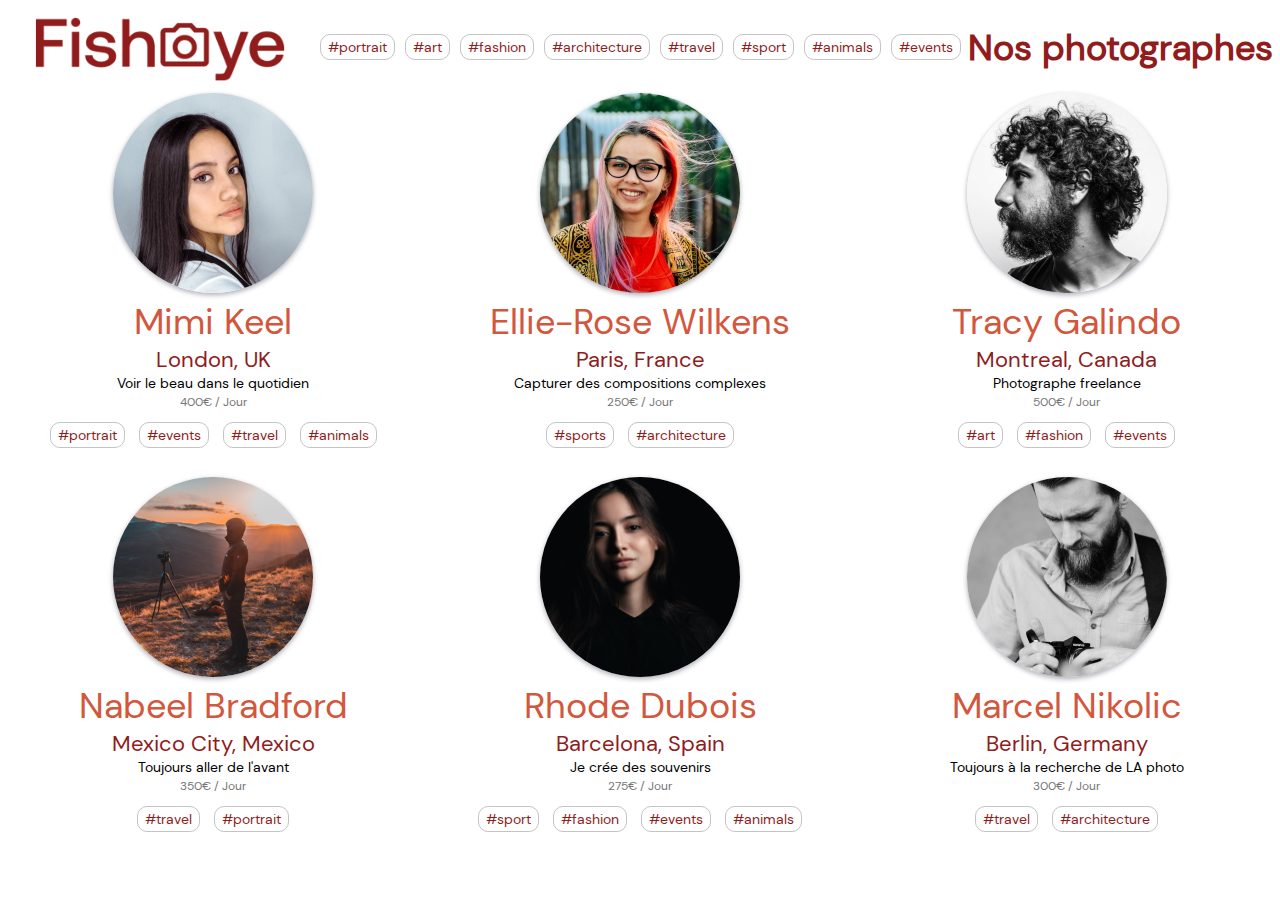
<file: index.html>
<!DOCTYPE html>
<html lang="fr">
<head>
    <meta charset="UTF-8">
    <meta http-equiv="X-UA-Compatible" content="IE=edge">
    <meta name="viewport" content="width=device-width, initial-scale=1.0">
    <title>FishEye</title>
    <link rel="icon" href="ressources/img/Favicon.png">
    <link rel="stylesheet" href="ressources/css/fisheye.css">
</head>
<body>
    <header>
        <picture class="partie-header">
            <source srcset="ressources/img/Logo-200.png" media="(max-width: 992px)">
            <a href="index.html">
                <img alt="Fisheye Accueil" class="logo" src="ressources/img/Logo.png">
            </a>
        </picture>
        <nav class="partie-header" aria-label="catégories des photographes">
            <a class="lien-filtre" href="#" aria-label="portrait" onclick="filtres('portrait')"><span aria-hidden="true">#portrait</span></a>
            <a class="lien-filtre" href="#" aria-label="art" onclick="filtres('art')"><span aria-hidden="true">#art</span></a>
            <a class="lien-filtre" href="#" aria-label="fashion" onclick="filtres('fashion')"><span aria-hidden="true">#fashion</span></a>
            <a class="lien-filtre" href="#" aria-label="architecture" onclick="filtres('architecture')"><span aria-hidden="true">#architecture</span></a>
            <a class="lien-filtre" href="#" aria-label="travel" onclick="filtres('travel')"><span aria-hidden="true">#travel</span></a>
            <a class="lien-filtre" href="#" aria-label="sports" onclick="filtres('sports')"><span aria-hidden="true">#sport</span></a>
            <a class="lien-filtre" href="#" aria-label="animals" onclick="filtres('animals')"><span aria-hidden="true">#animals</span></a>
            <a class="lien-filtre" href="#" aria-label="events" onclick="filtres('events')"><span aria-hidden="true">#events</span></a>
        </nav>
    </header>

    <main>
        <h1 class="partie-header titre-main">Nos photographes</h1>
        <a id="retour-contenu" href="#">Passer au contenu</a>
        
        <div id="liste-photographes"></div>
    </main>
    
    <!-- Api -->
    <script src="ressources/js/api/Api.js"></script>
    <!-- Factory -->
    <script src="ressources/js/factory/PhotographesFactory.js"></script>
    <!-- Models -->
    <script src="ressources/js/models/Photographe.js"></script>
    <!-- Templates -->
    <script src="ressources/js/templates/PhotographesCarte.js"></script>
    <!-- Accueil -->
    <script src="ressources/js/Accueil.js"></script>    
</body>
</html>
</file>
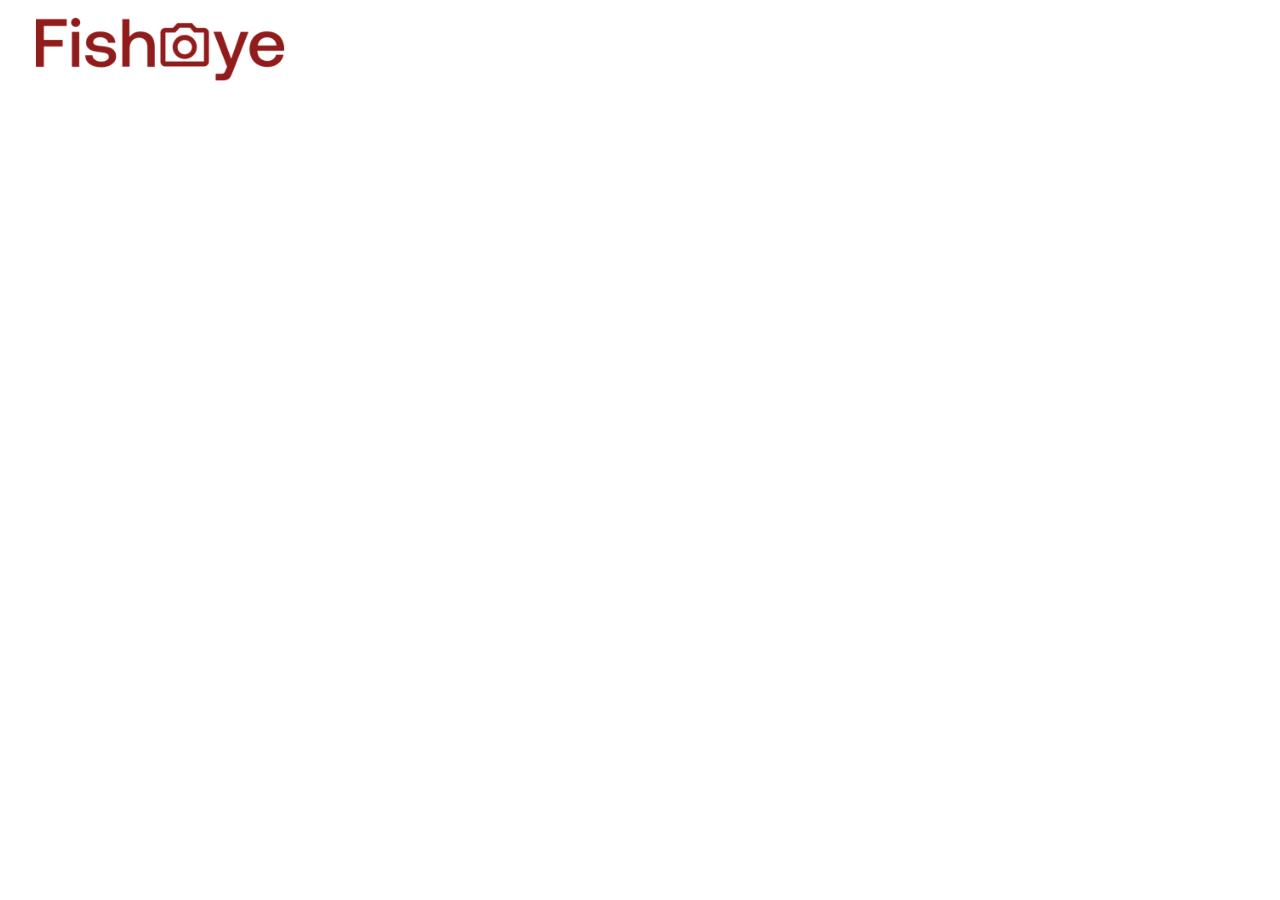
<file: elie-rose-wilkens.html>
<!DOCTYPE html>
<html lang="fr">
<head>
    <meta charset="UTF-8">
    <meta http-equiv="X-UA-Compatible" content="IE=edge">
    <meta name="viewport" content="width=device-width, initial-scale=1.0">
    <title>FishEye - Elie-Rose Wilkens</title>
    <link rel="stylesheet" href="https://fonts.googleapis.com/css2?family=DM+Sans&display=swap">
    <link rel="stylesheet" href="ressources/css/fisheye.css">
</head>
<body>
    <header>
        <picture class="partie-header">
            <source srcset="ressources/img/Logo-200.png" media="(max-width: 992px)">
            <img alt="Fisheye Home page" class="logo" src="ressources/img/Logo.png">
        </picture>
    </header>

    <main>
    </main>
    
    <script src="ressources/js/fisheye.js"></script>
</body>
</html>
</file>
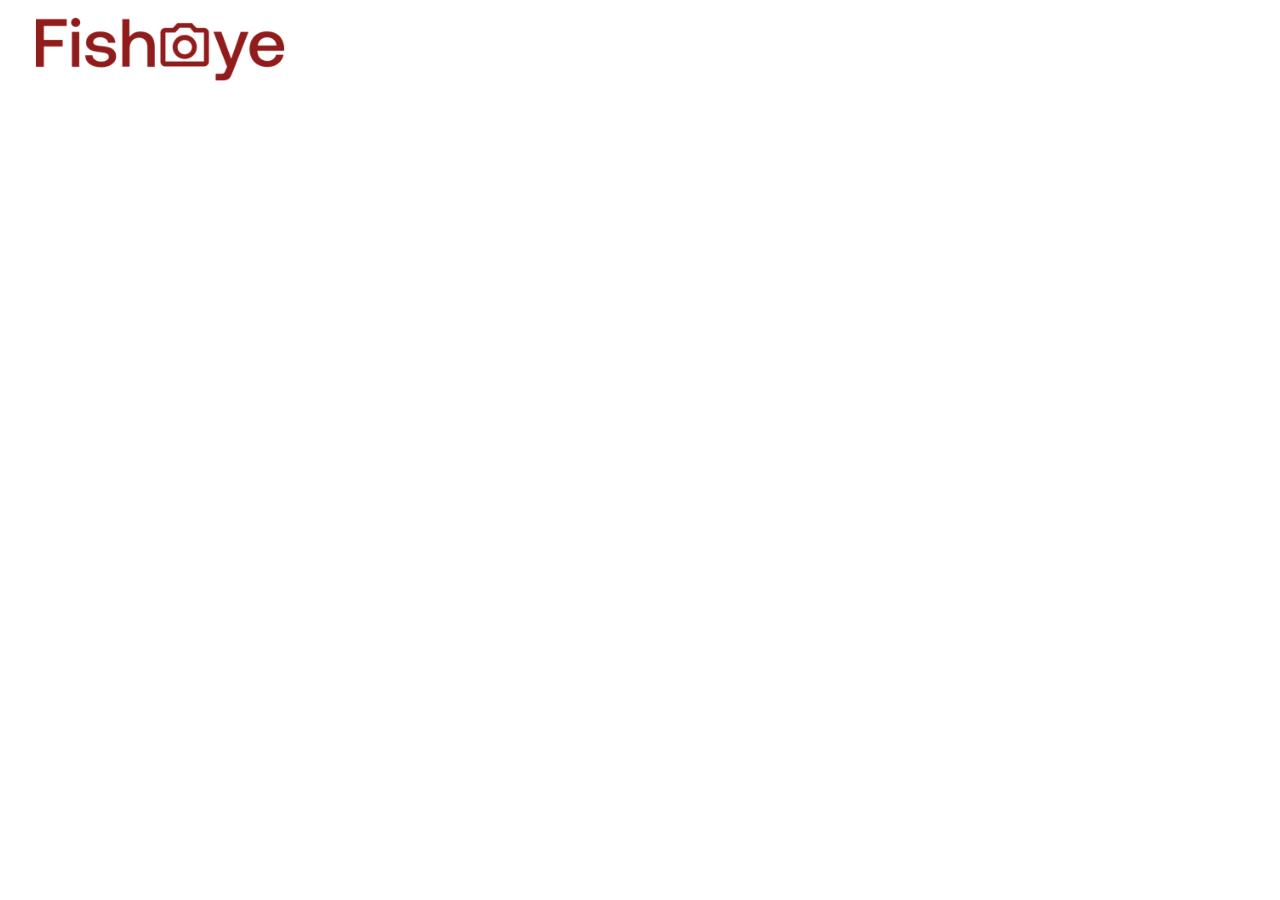
<file: marcel-nikolic.html>
<!DOCTYPE html>
<html lang="fr">
<head>
    <meta charset="UTF-8">
    <meta http-equiv="X-UA-Compatible" content="IE=edge">
    <meta name="viewport" content="width=device-width, initial-scale=1.0">
    <title>FishEye - Marcel Nikolic</title>
    <link rel="stylesheet" href="https://fonts.googleapis.com/css2?family=DM+Sans&display=swap">
    <link rel="stylesheet" href="ressources/css/fisheye.css">
</head>
<body>
    <header>
        <picture class="partie-header">
            <source srcset="ressources/img/Logo-200.png" media="(max-width: 992px)">
            <img alt="Fisheye Home page" class="logo" src="ressources/img/Logo.png">
        </picture>
    </header>

    <main>
    </main>
    
    <script src="ressources/js/fisheye.js"></script>
</body>
</html>
</file>
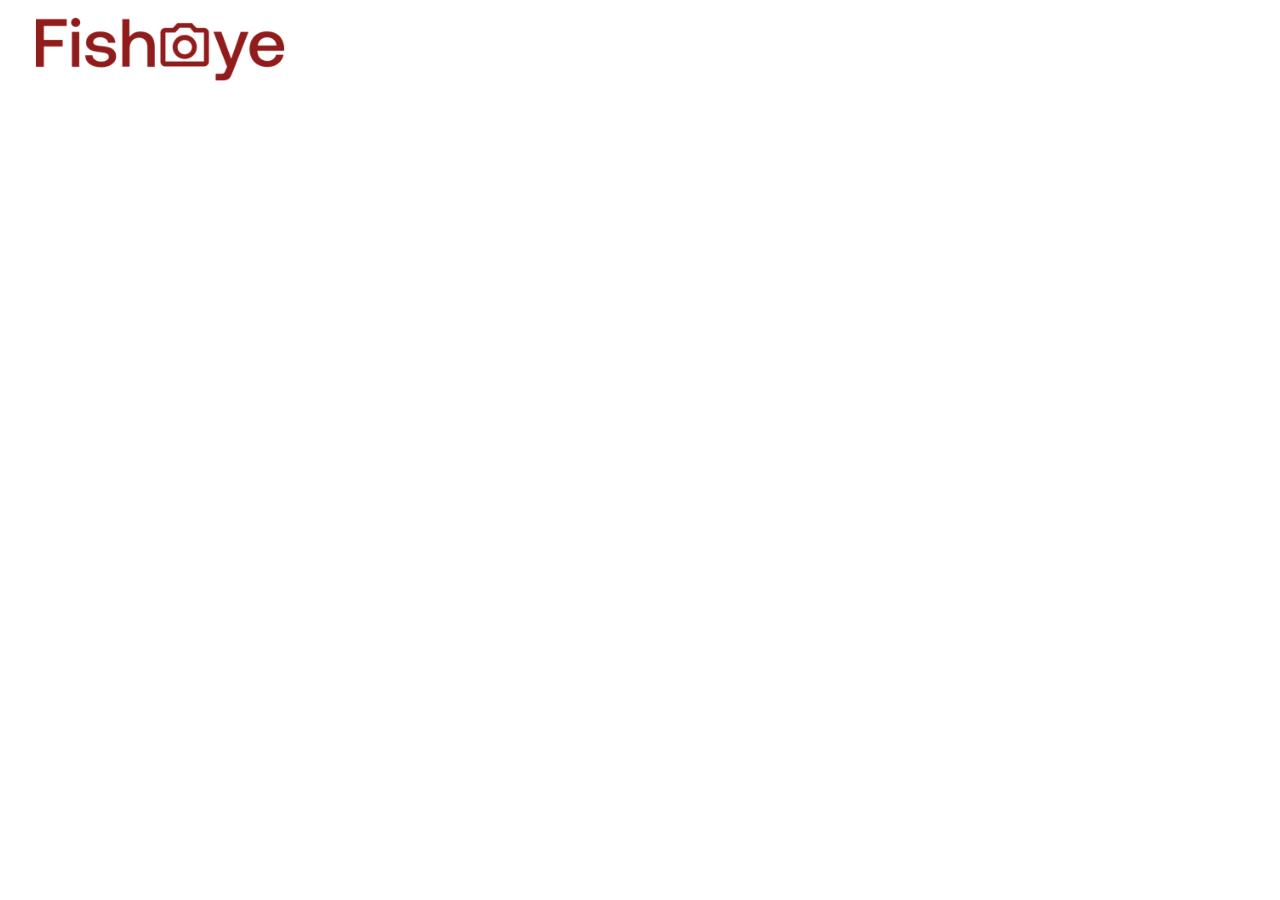
<file: mimi-keel.html>
<!DOCTYPE html>
<html lang="fr">
<head>
    <meta charset="UTF-8">
    <meta http-equiv="X-UA-Compatible" content="IE=edge">
    <meta name="viewport" content="width=device-width, initial-scale=1.0">
    <title>FishEye - Mimi Keel</title>
    <link rel="stylesheet" href="https://fonts.googleapis.com/css2?family=DM+Sans&display=swap">
    <link rel="stylesheet" href="ressources/css/fisheye.css">
</head>
<body>
    <header>
        <picture class="partie-header">
            <source srcset="ressources/img/Logo-200.png" media="(max-width: 992px)">
            <img alt="Fisheye Home page" class="logo" src="ressources/img/Logo.png">
        </picture>
    </header>

    <main>
    </main>
    
    <script src="ressources/js/fisheye.js"></script>
</body>
</html>
</file>
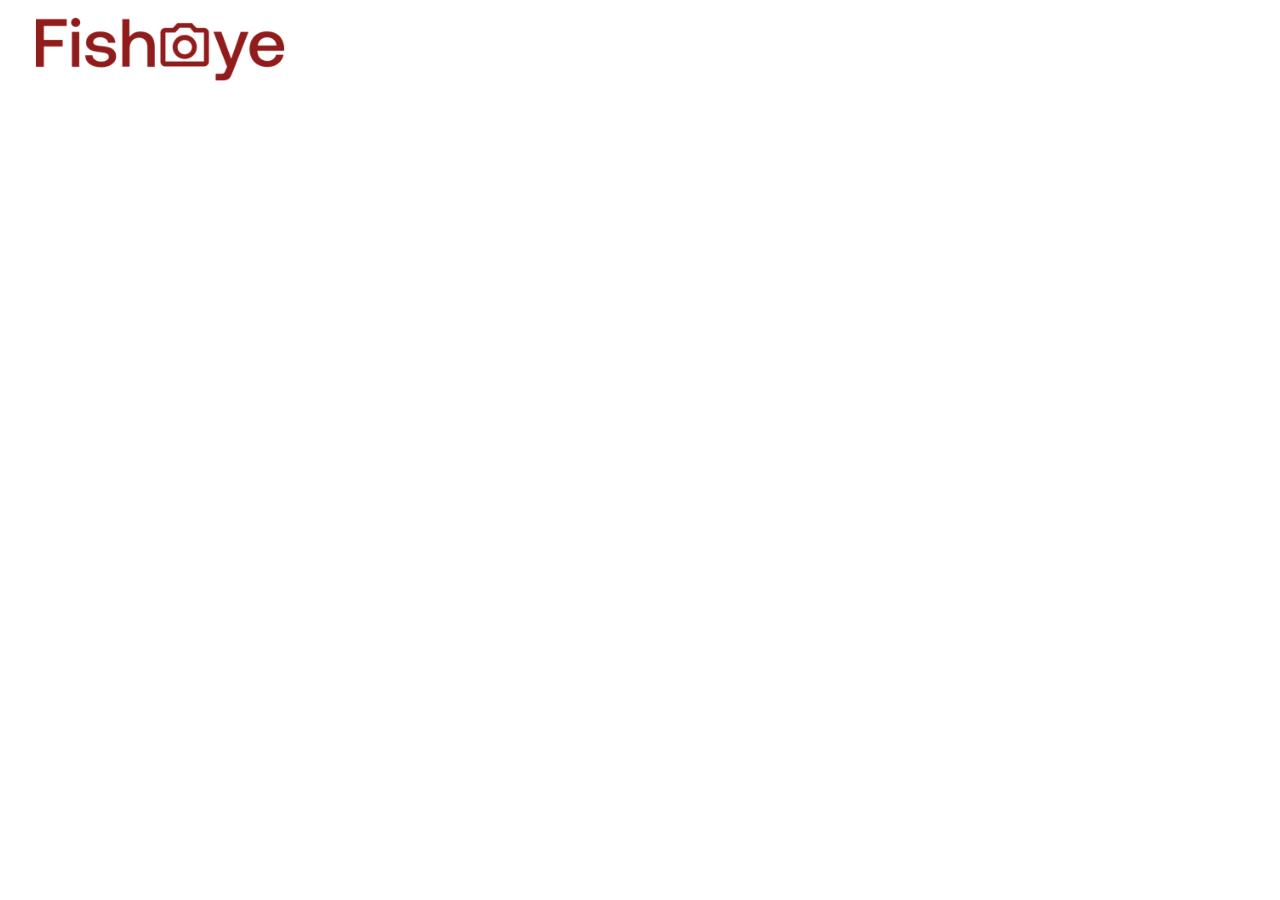
<file: nabeel-bradford.html>
<!DOCTYPE html>
<html lang="fr">
<head>
    <meta charset="UTF-8">
    <meta http-equiv="X-UA-Compatible" content="IE=edge">
    <meta name="viewport" content="width=device-width, initial-scale=1.0">
    <title>FishEye - Nabeel Bradford</title>
    <link rel="stylesheet" href="https://fonts.googleapis.com/css2?family=DM+Sans&display=swap">
    <link rel="stylesheet" href="ressources/css/fisheye.css">
</head>
<body>
    <header>
        <picture class="partie-header">
            <source srcset="ressources/img/Logo-200.png" media="(max-width: 992px)">
            <img alt="Fisheye Home page" class="logo" src="ressources/img/Logo.png">
        </picture>
    </header>

    <main>
    </main>
    
    <script src="ressources/js/fisheye.js"></script>
</body>
</html>
</file>
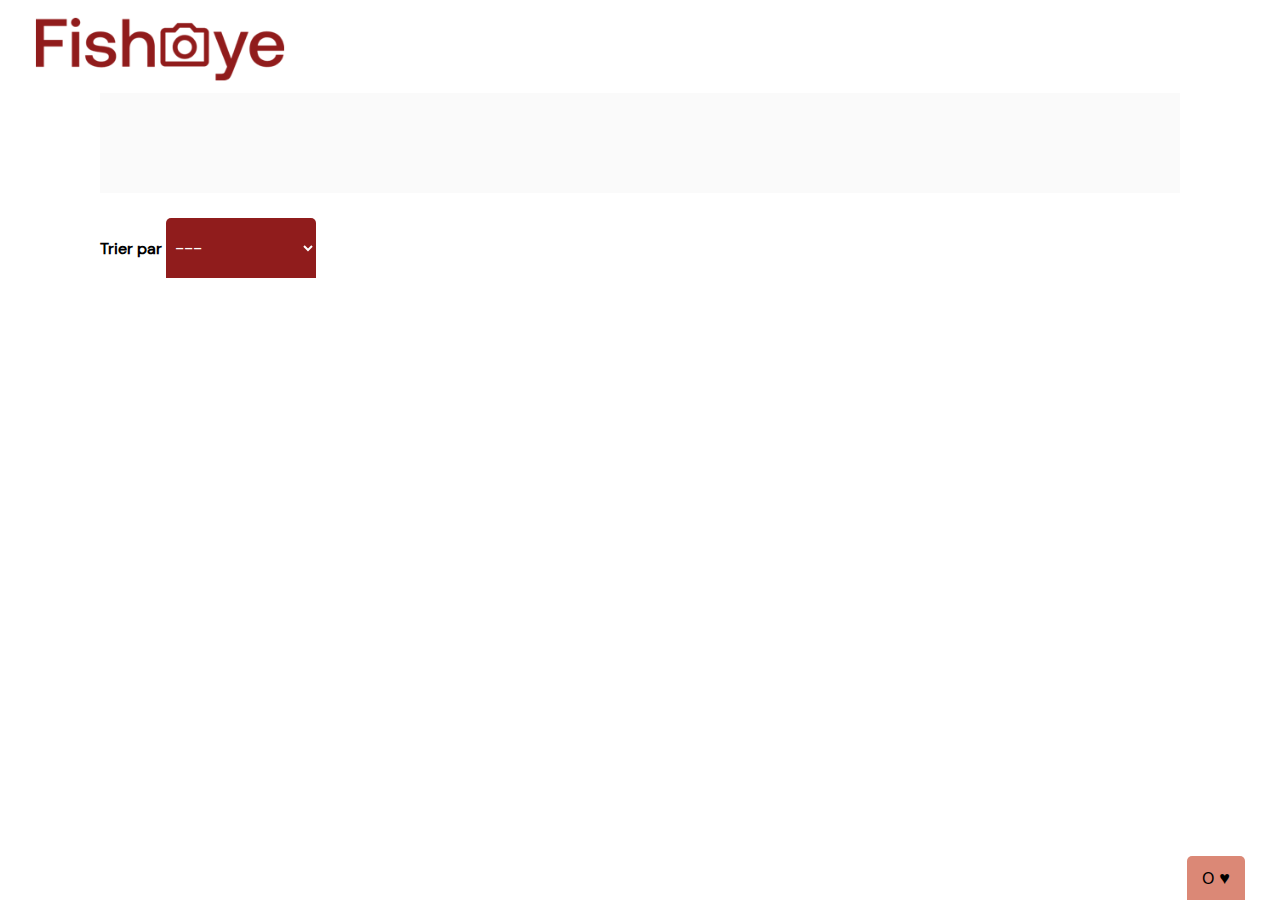
<file: photographe.html>
<!DOCTYPE html>
<html lang="fr">
<head>
    <meta charset="UTF-8">
    <meta http-equiv="X-UA-Compatible" content="IE=edge">
    <meta name="viewport" content="width=device-width, initial-scale=1.0">
    <title>FishEye - Photographe</title>
    <link rel="icon" href="ressources/img/Favicon.png">
    <link rel="stylesheet" href="ressources/css/fisheye.css">
</head>
<body>
    <header>
        <picture class="partie-header">
            <source srcset="ressources/img/Logo-200.png" media="(max-width: 992px)">
            <a href="index.html">
                <img alt="Fisheye Accueil" class="logo" src="ressources/img/Logo.png">
            </a>
        </picture>
    </header>

    <main>
        <section id="profil-infos-photographe"></section>

        <div id="trier">
            <label class="trier-texte" for="select-trier">Trier par </label>
            <select id="select-trier" onchange="trier(this)">
                <option disabled selected>---</option>
                <option>Popularité</option>
                <option>Date</option>
                <option>Titre</option>
            </select>
        </div>

        <section id="profil-liste-photos">
            <span id="aucun-contenu">Aucun contenu pour ce filtre sur ce profil.</span>
        </section>

        <section id="profil-likes-tarif">
            <span id="profil-likes"></span>
            <span id="profil-tarif"></span>
        </section>

        <section id="lightbox">
            <div class="contenu-lightbox">
                <span class="fermer fermer-lightbox" aria-label="Fermer la modal" onclick="fermerLightbox()"></span>
                <span class="fleche" aria-label="Image précédente" id="fleche-gauche"></span>
                <span class="fleche" aria-label="Image suivante" id="fleche-droite"></span>
                <div class="photo-titre-lightbox">
                    <div id="contenu-photo-lightbox">
                        
                    </div>
                    <span class="titre-photo" id="titre-photo-lightbox"></span>
                </div>
            </div>
        </section>

        <section id="contact">
            <h1>Contactez-moi <span id="nom-contact"></span></h1>
            <div class="contenu-contact">
                <span class="fermer" id="fermer-contact" onclick="fermerContact()"></span>
                <form method="get">
                    <label class="label-form">Prénom</label>
                    <input title="Modifier le prénom" class="champ-form action-form" id="form-prenom" type="text" required>
                    <label class="label-form">Nom</label>
                    <input title="Modifier le nom" class="champ-form action-form" id="form-nom" type="text" required>
                    <label class="label-form">Email</label>
                    <input title="Modifier l'email" class="champ-form action-form" id="form-email" type="text" required>
                    <label class="label-form">Votre message</label>
                    <textarea title="Modifier le message" class="champ-form action-form" id="form-message" required></textarea>
                    <button title="Envoyer le message" class="btn-valider action-form" type="button" onclick="validerContact()">Envoyer</button>
                </form>
            </div>
        </section>
    </main>
    
    <!-- Api -->
    <script src="ressources/js/api/Api.js"></script>
    <!-- Factory -->
    <script src="ressources/js/factory/PhotographesFactory.js"></script>
    <script src="ressources/js/factory/ProfilPhotographeFactory.js"></script>
    <script src="ressources/js/factory/PhotoFactory.js"></script>
    <!-- Models -->
    <script src="ressources/js/models/Photographe.js"></script>
    <script src="ressources/js/models/Photo.js"></script>
    <script src="ressources/js/models/Video.js"></script>
    <!-- Templates -->
    <script src="ressources/js/templates/PhotographeProfil.js"></script>
    <script src="ressources/js/templates/PhotographePhoto.js"></script>
    <script src="ressources/js/templates/PhotographeVideo.js"></script>
    <script src="ressources/js/templates/PhotographeLike.js"></script>
    <!-- Profil -->
    <script src="ressources/js/Profil.js"></script>  
</body>
</html>
</file>
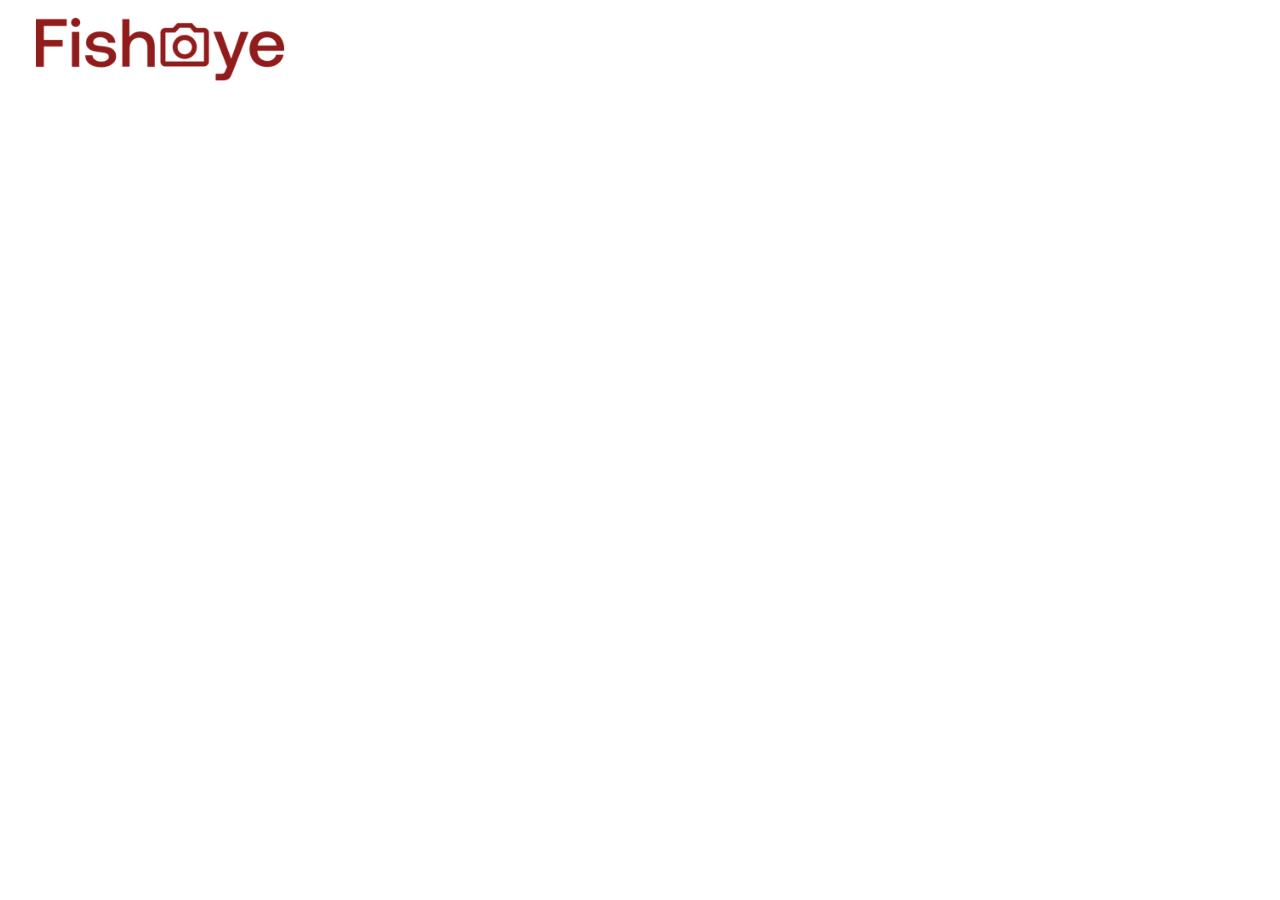
<file: rhode-dubois.html>
<!DOCTYPE html>
<html lang="fr">
<head>
    <meta charset="UTF-8">
    <meta http-equiv="X-UA-Compatible" content="IE=edge">
    <meta name="viewport" content="width=device-width, initial-scale=1.0">
    <title>FishEye - Rhode Dubois</title>
    <link rel="stylesheet" href="https://fonts.googleapis.com/css2?family=DM+Sans&display=swap">
    <link rel="stylesheet" href="ressources/css/fisheye.css">
</head>
<body>
    <header>
        <picture class="partie-header">
            <source srcset="ressources/img/Logo-200.png" media="(max-width: 992px)">
            <img alt="Fisheye Home page" class="logo" src="ressources/img/Logo.png">
        </picture>
    </header>

    <main>
    </main>
    
    <script src="ressources/js/fisheye.js"></script>
</body>
</html>
</file>
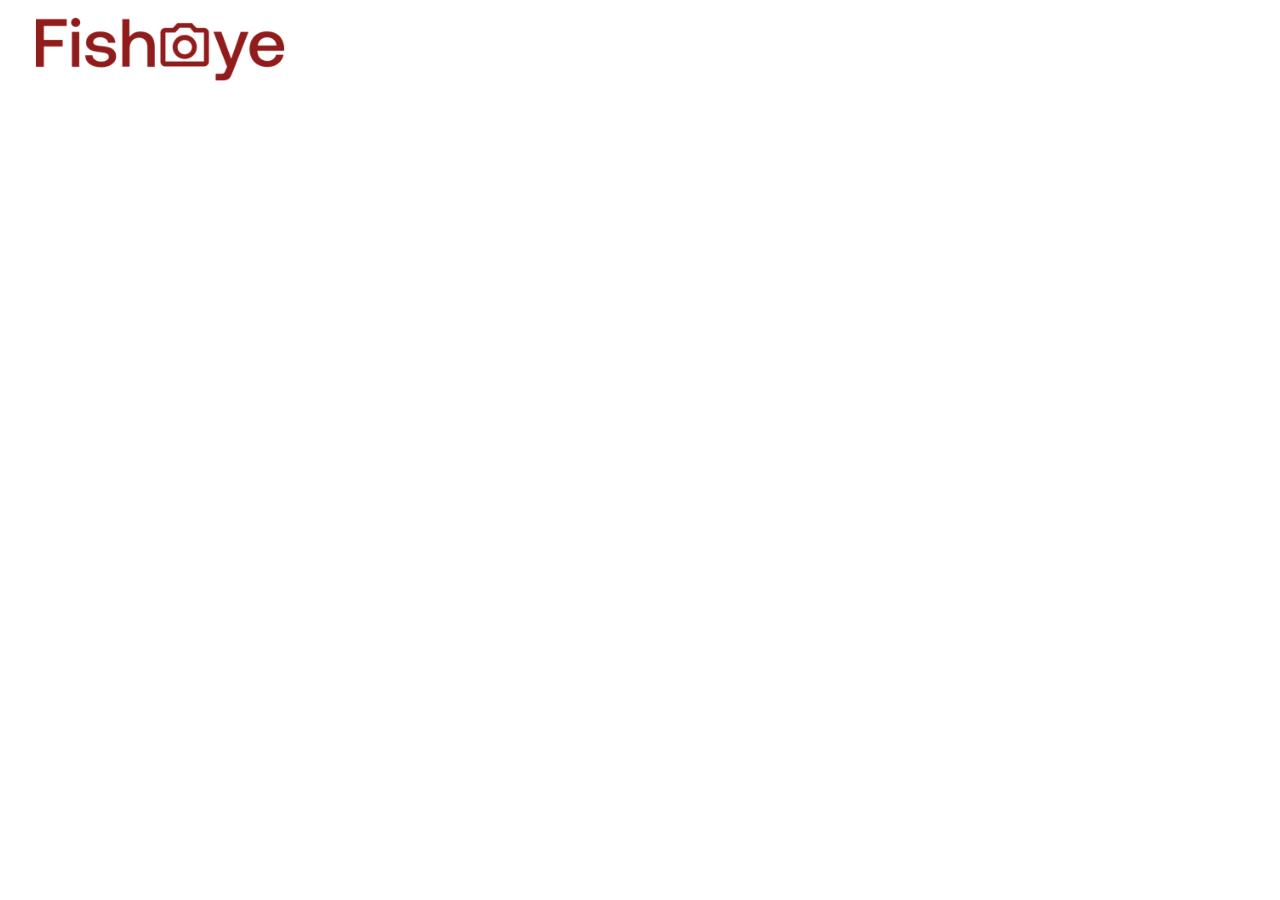
<file: tracy-galindo.html>
<!DOCTYPE html>
<html lang="fr">
<head>
    <meta charset="UTF-8">
    <meta http-equiv="X-UA-Compatible" content="IE=edge">
    <meta name="viewport" content="width=device-width, initial-scale=1.0">
    <title>FishEye - Tracy Galindo</title>
    <link rel="stylesheet" href="https://fonts.googleapis.com/css2?family=DM+Sans&display=swap">
    <link rel="stylesheet" href="ressources/css/fisheye.css">
</head>
<body>
    <header>
        <picture class="partie-header">
            <source srcset="ressources/img/Logo-200.png" media="(max-width: 992px)">
            <img alt="Fisheye Home page" class="logo" src="ressources/img/Logo.png">
        </picture>
    </header>

    <main>
    </main>
    
    <script src="ressources/js/fisheye.js"></script>
</body>
</html>
</file>
<file: ressources/css/fisheye.css>
/** Variables **/
:root {
  --primaire: #901c1c;
  --primaire-alternatif: #d3573c;
  --secondaire: #db8876;
  --secondaire-alternatif-1: #525252;
  --secondaire-alternatif-1-2: #fafafa;
  --secondaire-alternatif-2: #901c1c;
}

/** Base **/
html,
body {
  margin: 0;
  padding: 0;
  scroll-behavior: smooth;
}

/** Fonts **/
@font-face {
    font-family: "DM Sans";
    src: url("../fonts/DM_Sans/DMSans-Regular.ttf");
}

/** Contenu **/
* {
  font-family: "DM Sans", sans-serif;
}
.fermer {
  color: var(--primaire);
  cursor: pointer;
  font-size: 100px;
  position: absolute;
  right: 100px;
  top: 0;
}
.fermer:hover {
  color: var(--secondaire);
}
.fermer::after {
  content: "\00d7";
}

/** Header **/
header {
  display: inline-flex;
  width: 100%;
}

.partie-header {
  text-align: center;
}
picture.partie-header {
  width: 25%;
}
nav.partie-header {
  justify-content: center;
  width: 50%;
}

.logo {
  width: 250px;
}

nav {
  display: flex;
}
.lien-filtre {
  border: 0.5px solid #c4c4c4;
  border-radius: 10px;
  color: var(--primaire);
  font-size: 14px;
  font-weight: 500;
  margin: auto 5px;
  padding: 3px 7px;
  text-decoration: none;
}
.lien-filtre:hover {
  background-color: var(--primaire);
  border-color: transparent;
  color: #ffffff;
}

/** Main **/
.titre-main {
  color: var(--primaire);
  display: flex;
  flex-direction: column;
  font-size: 36px;
  justify-content: center;
  position: absolute;
  right: 0;
  top: 0;
  width: 25%;
}

#retour-contenu {
  background-color: var(--secondaire);
  border-radius: 5px;
  color: #000000;
  display: none;
  font-size: 18px;
  font-weight: 700;
  height: fit-content;
  left: 50%;
  margin: 8px auto;
  padding: 5px 10px;
  position: fixed;
  text-decoration: none;
  top: -5px;
  transform: translateX(-50%);
  width: fit-content;
}

#liste-photographes {
  display: flex;
  flex-wrap: wrap;
  text-align: center;
}
.photographe {
  flex: 1 0 33%;
  margin-bottom: 32px;
}
.lien-photographe {
  text-decoration: none;
}
.img-photographe {
  border-radius: 50%;
  box-shadow: 0px 2px 5px #acadb6;
  height: 200px;
  object-fit: cover;
  width: 200px;
}
.nom-photographe {
  color: var(--primaire-alternatif);
  font-size: 36px;
  font-weight: 400;
  margin: 0 auto;
}
.lieu-photographe {
  color: var(--primaire);
  font-size: 22px;
}
.description-photographe {
  font-size: 14px;
  margin-top: 0;
}
.tarif-photographe {
  color: #757575;
  font-size: 12px;
}

/** Page photographe **/
#profil-infos-photographe {
  background-color: var(--secondaire-alternatif-1-2);
  margin: 0 100px;
  padding: 50px;
  position: relative;
}
#profil-photo-photographe {
  height: 180px;
  position: absolute;
  right: 50px;
  top: 50%;
  transform: translateY(-50%);
  width: 180px;
}
#profil-nom-contact-photographe {
  display: inline-flex;
}
.btn-contact {
  background-color: var(--primaire);
  border: transparent;
  border-radius: 5px;
  color: #ffffff;
  font-size: 20px;
  margin-left: 200px;
  padding: 15px 10px;
}
.btn-contact:hover {
  background-color: var(--secondaire);
  color: #000000;
  cursor: pointer;
  font-weight: 700;
}
#profil-description-photographe {
  margin-top: 10px;
}
#trier {
  margin: 25px 100px;
}
.trier-texte {
  font-weight: bold;
}
#trier > select {
  background-color: var(--primaire);
  border: none;
  border-top-left-radius: 5px;
  border-top-right-radius: 5px;
  color: #ffffff;
  font-size: 18px;
  height: 60px;
  padding: 0 5px;
  width: 150px;
}
#trier > select > option {
  border-top: 1px solid #ffffff;
}
#profil-liste-photos {
  display: flex;
  flex-wrap: wrap;
  gap: 10px 30px;
  margin: 0 100px 50px 100px;
}
#aucun-contenu {
  display: none;
}
.photo {
  flex: 1 0 30%;
}
.img-photo {
  border-radius: 5px;
  display: block;
  height: 400px;
  margin: auto;
  object-fit: cover;
  width: 100%;
}
.titre-photo {
  color: var(--primaire);
  font-size: 24px;
}
.like {
  color: var(--primaire);
  float: right;
  font-size: 24px;
}
.like-coeur::after {
  content: "\2764";
}
.like-coeur:hover {
  color: var(--primaire-alternatif);
  cursor: pointer;
}
#profil-likes-tarif {
  background-color: var(--secondaire);
  border-top-left-radius: 5px;
  border-top-right-radius: 5px;
  bottom: 0;
  font-size: 18px;
  padding: 10px 15px;
  position: fixed;
  right: 35px;
  width: fit-content;
}
#profil-tarif-photographe {
  margin-left: 15px;
}
/** Formulaire de contact **/
#contact {
  background-color: var(--secondaire);
  display: none;
  left: 50%;
  padding: 10px 50px;
  position: fixed;
  top: 50%;
  transform: translate(-50%, -50%);
}
#fermer-contact {
  color: #ffffff;
  font-size: 60px;
  right: 5px;
  top: 0;
}
.label-form {
  color: #312e2e;
  font-size: 18px;
}
.champ-form {
  border-color: transparent;
  display: block;
  height: 30px;
  margin-bottom: 10px;
  width: 100%;
}
textarea.champ-form {
  height: 150px;
  resize: none;
}
.btn-valider {
  background-color: var(--primaire);
  border-color: transparent;
  border-radius: 5px;
  color: #ffffff;
  padding: 10px 20px;
}
.btn-valider:hover {
  background-color: var(--primaire-alternatif);
  color: var(--secondaire-alternatif);
  cursor: pointer;
}

/** Lightbox **/
#lightbox {
  background-color: white;
  display: none;
  height: 100%;
  position: fixed;
  top: 0;
  width: 100%;
}
.contenu-lightbox {
  display: flex;
  flex-direction: column;
  height: calc(100% - 100px);
  justify-content: center;
  margin: 50px 10%;
  width: 80%;
}
.fleche {
  color: var(--primaire);
  cursor: pointer;
  font-size: 100px;
  position: absolute;
}
.fleche:hover {
  color: var(--secondaire);
}
#fleche-gauche {
  left: 100px;
}
#fleche-droite {
  right: 100px;
}
#fleche-gauche::after {
  content: "\2190";
}
#fleche-droite::after {
  content: "\2192";
}
.photo-titre-lightbox {
  margin: auto;
  width: fit-content;
}
.photo-img,
.photo-video {
  display: none;
}
.lien-lightbox {
  display: block;
}
#photo-lightbox,
#video-lightbox {
  display: block;
  margin: 0 auto;
  max-height: 800px;
  max-width: 800px;
  object-fit: cover;
}
#titre-photo-lightbox {
  display: block;
  width: 100%;
}

/** Responsive **/
@media screen and (max-width: 1200px) {
  /* Lightbox */
  .fermer-lightbox {
    font-size: 65px;
    height: fit-content;
    left: 50%;
    right: unset;
    transform: translateX(-50%);
  }
  .photo-titre-lightbox {
    left: 50%;
    position: absolute;
    top: 85px;
    transform: translateX(-50%);
  }
  .contenu-lightbox {
    height: 100%;
    margin: auto;
    width: 100%;
  }
  #photo-lightbox,
  #video-lightbox {
    max-height: 400px;
    max-width: 100%;
  }
  .fleche {
    font-size: 65px;
    height: fit-content;
    top: 0;
  }
  #fleche-gauche {
    left: 0;
  }
  #fleche-droite {
    right: 0;
  }
  #titre-photo-lightbox {
    text-align: center;
  }
}
@media screen and (max-width: 992px) {
  /** Header **/
  header {
    flex-direction: column;
  }
  .partie-header {
    flex: unset;
    flex-direction: unset;
    flex-wrap: wrap;
    justify-content: center;
    text-align: unset;
  }
  picture.partie-header {
    margin: 10px 0 0 10px;
  }
  nav.partie-header {
    margin-bottom: 25px;
    margin-top: 25px;
    width: 100%;
  }
  .logo {
    width: 115px;
  }
  .lien-filtre {
    margin: 2.5px;
  }
  /** Main **/
  .titre-main {
    font-size: 15px;
    margin: 15px 10px 0 0;
    width: fit-content;
  }
  .liste-photographes {
    margin-top: 32px;
  }
  .photographe {
    flex: 1 0 100%;
  }
  /** Page photographe **/
  #profil-infos-photographe {
    background-color: unset;
    margin: unset;
    padding: 0 25px 25px 25px;
    text-align: center;
  }
  .nom-photographe {
    font-size: 25px;
  }
  #profil-photo-photographe {
    display: block;
    height: 125px;
    left: unset;
    margin: auto;
    position: unset;
    right: unset;
    transform: unset;
    width: 125px;
  }
  .btn-contact {
    bottom: 25px;
    left: 50%;
    margin-left: unset;
    padding: 15px 25px;
    position: fixed;
    transform: translateX(-50%);
    width: fit-content;
    z-index: 1;
  }
  #trier {
    display: none;
  }
  #profil-liste-photos {
    flex-direction: column;
    gap: 0px 50px;
    margin: 0 25px;
  }
  .photo {
    flex: 1 0 100%;
    margin: 5px 0;
  }
  .img-photo {
    height: 200px;
  }
  .block-photo {
    margin-top: 10px;
  }
  .titre-photo,
  .like,
  .like-coeur {
    font-size: 20px;
  }
  #profil-likes-tarif {
    display: none;
  }
  /* Contact */
  #contact {
    height: 70%;
    min-height: fit-content;
    top: calc(30% - 20px);
    transform: translateX(-50%);
    width: calc(100% - 100px);
  }
}

@media screen and (max-width: 374px) {
  /** Main **/
  .liste-filtres-photographe {
    display: inline-grid;
  }
}
</file>
